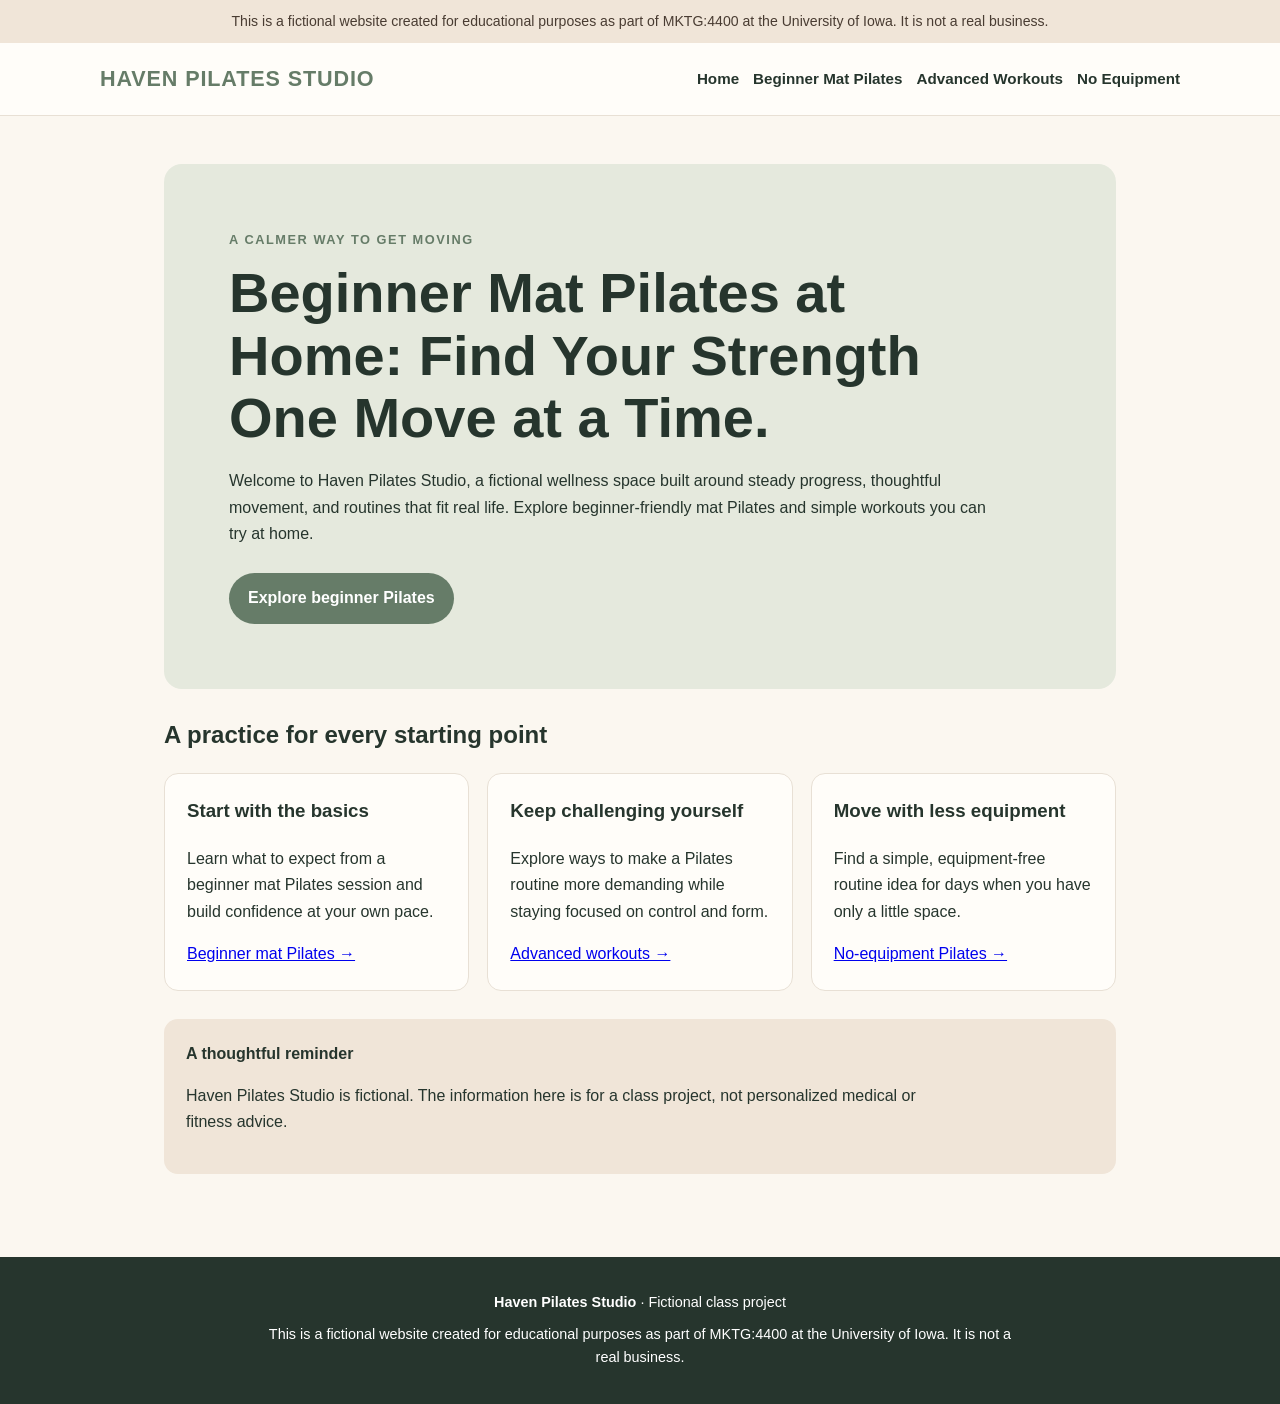
<file: index.html>
<!doctype html>
<html lang="en">
<head>
  <meta charset="utf-8">
  <meta name="viewport" content="width=device-width, initial-scale=1">
  <title>Haven Pilates Studio | Move With Intention</title>
  <meta name="description" content="Explore beginner mat Pilates at home, simple Pilates routines, and mindful movement tips at Haven Pilates Studio.">
  <link rel="stylesheet" href="styles.css">
</head>
<body>
  <div class="notice">This is a fictional website created for educational purposes as part of MKTG:4400 at the University of Iowa. It is not a real business.</div>
  <header><div class="header-inner">
    <a class="brand" href="index.html">HAVEN PILATES STUDIO</a>
    <nav aria-label="Main navigation"><a href="index.html">Home</a>
<a href="beginner.html">Beginner Mat Pilates</a>
<a href="advanced.html">Advanced Workouts</a>
<a href="no-equipment.html">No Equipment</a></nav>
  </div></header>
  <main>
    <section class="hero">
      <div class="eyebrow">A calmer way to get moving</div>
      <h1>Beginner Mat Pilates at Home: Find Your Strength One Move at a Time.</h1>
      <p>Welcome to Haven Pilates Studio, a fictional wellness space built around steady progress, thoughtful movement, and routines that fit real life. Explore beginner-friendly mat Pilates and simple workouts you can try at home.</p>
      <a class="button" href="beginner.html">Explore beginner Pilates</a>
    </section>
    <h2>A practice for every starting point</h2>
    <div class="cards"><article class="card"><h3>Start with the basics</h3><p>Learn what to expect from a beginner mat Pilates session and build confidence at your own pace.</p><a href="beginner.html">Beginner mat Pilates →</a></article>
<article class="card"><h3>Keep challenging yourself</h3><p>Explore ways to make a Pilates routine more demanding while staying focused on control and form.</p><a href="advanced.html">Advanced workouts →</a></article>
<article class="card"><h3>Move with less equipment</h3><p>Find a simple, equipment-free routine idea for days when you have only a little space.</p><a href="no-equipment.html">No-equipment Pilates →</a></article>
</div>
    <aside class="callout"><strong>A thoughtful reminder</strong><p>Haven Pilates Studio is fictional. The information here is for a class project, not personalized medical or fitness advice.</p></aside>
  </main>
  <footer>
    <p><strong>Haven Pilates Studio</strong> · Fictional class project</p>
    <p>This is a fictional website created for educational purposes as part of MKTG:4400 at the University of Iowa. It is not a real business.</p>
  </footer>
</body>
</html>
</file>
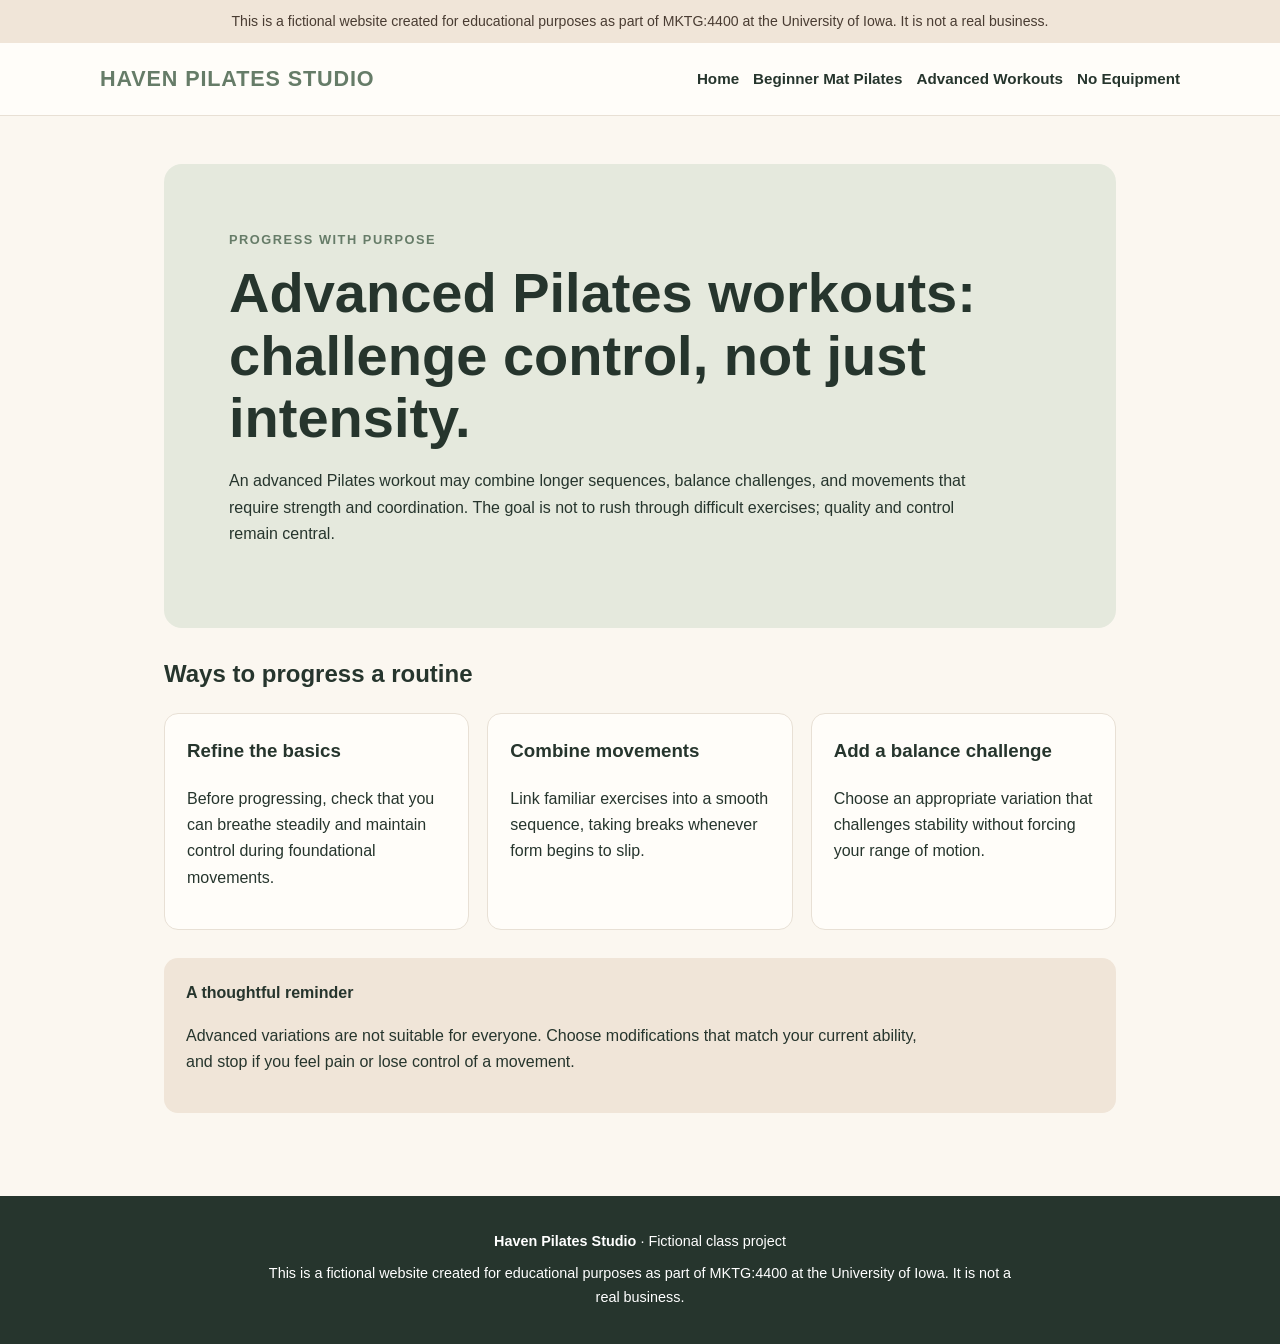
<file: advanced.html>
<!doctype html>
<html lang="en">
<head>
  <meta charset="utf-8">
  <meta name="viewport" content="width=device-width, initial-scale=1">
  <title>Advanced Pilates Workouts | Haven Pilates Studio</title>
  <meta name="description" content="Ideas for progressing an advanced Pilates workout through control, balance, sequencing, and mindful modifications.">
  <link rel="stylesheet" href="styles.css">
</head>
<body>
  <div class="notice">This is a fictional website created for educational purposes as part of MKTG:4400 at the University of Iowa. It is not a real business.</div>
  <header><div class="header-inner">
    <a class="brand" href="index.html">HAVEN PILATES STUDIO</a>
    <nav aria-label="Main navigation"><a href="index.html">Home</a>
<a href="beginner.html">Beginner Mat Pilates</a>
<a href="advanced.html">Advanced Workouts</a>
<a href="no-equipment.html">No Equipment</a></nav>
  </div></header>
  <main>
    <section class="hero">
      <div class="eyebrow">Progress with purpose</div>
      <h1>Advanced Pilates workouts: challenge control, not just intensity.</h1>
      <p>An advanced Pilates workout may combine longer sequences, balance challenges, and movements that require strength and coordination. The goal is not to rush through difficult exercises; quality and control remain central.</p>
      
    </section>
    <h2>Ways to progress a routine</h2>
    <div class="cards"><article class="card"><h3>Refine the basics</h3><p>Before progressing, check that you can breathe steadily and maintain control during foundational movements.</p></article>
<article class="card"><h3>Combine movements</h3><p>Link familiar exercises into a smooth sequence, taking breaks whenever form begins to slip.</p></article>
<article class="card"><h3>Add a balance challenge</h3><p>Choose an appropriate variation that challenges stability without forcing your range of motion.</p></article>
</div>
    <aside class="callout"><strong>A thoughtful reminder</strong><p>Advanced variations are not suitable for everyone. Choose modifications that match your current ability, and stop if you feel pain or lose control of a movement.</p></aside>
  </main>
  <footer>
    <p><strong>Haven Pilates Studio</strong> · Fictional class project</p>
    <p>This is a fictional website created for educational purposes as part of MKTG:4400 at the University of Iowa. It is not a real business.</p>
  </footer>
</body>
</html>
</file>
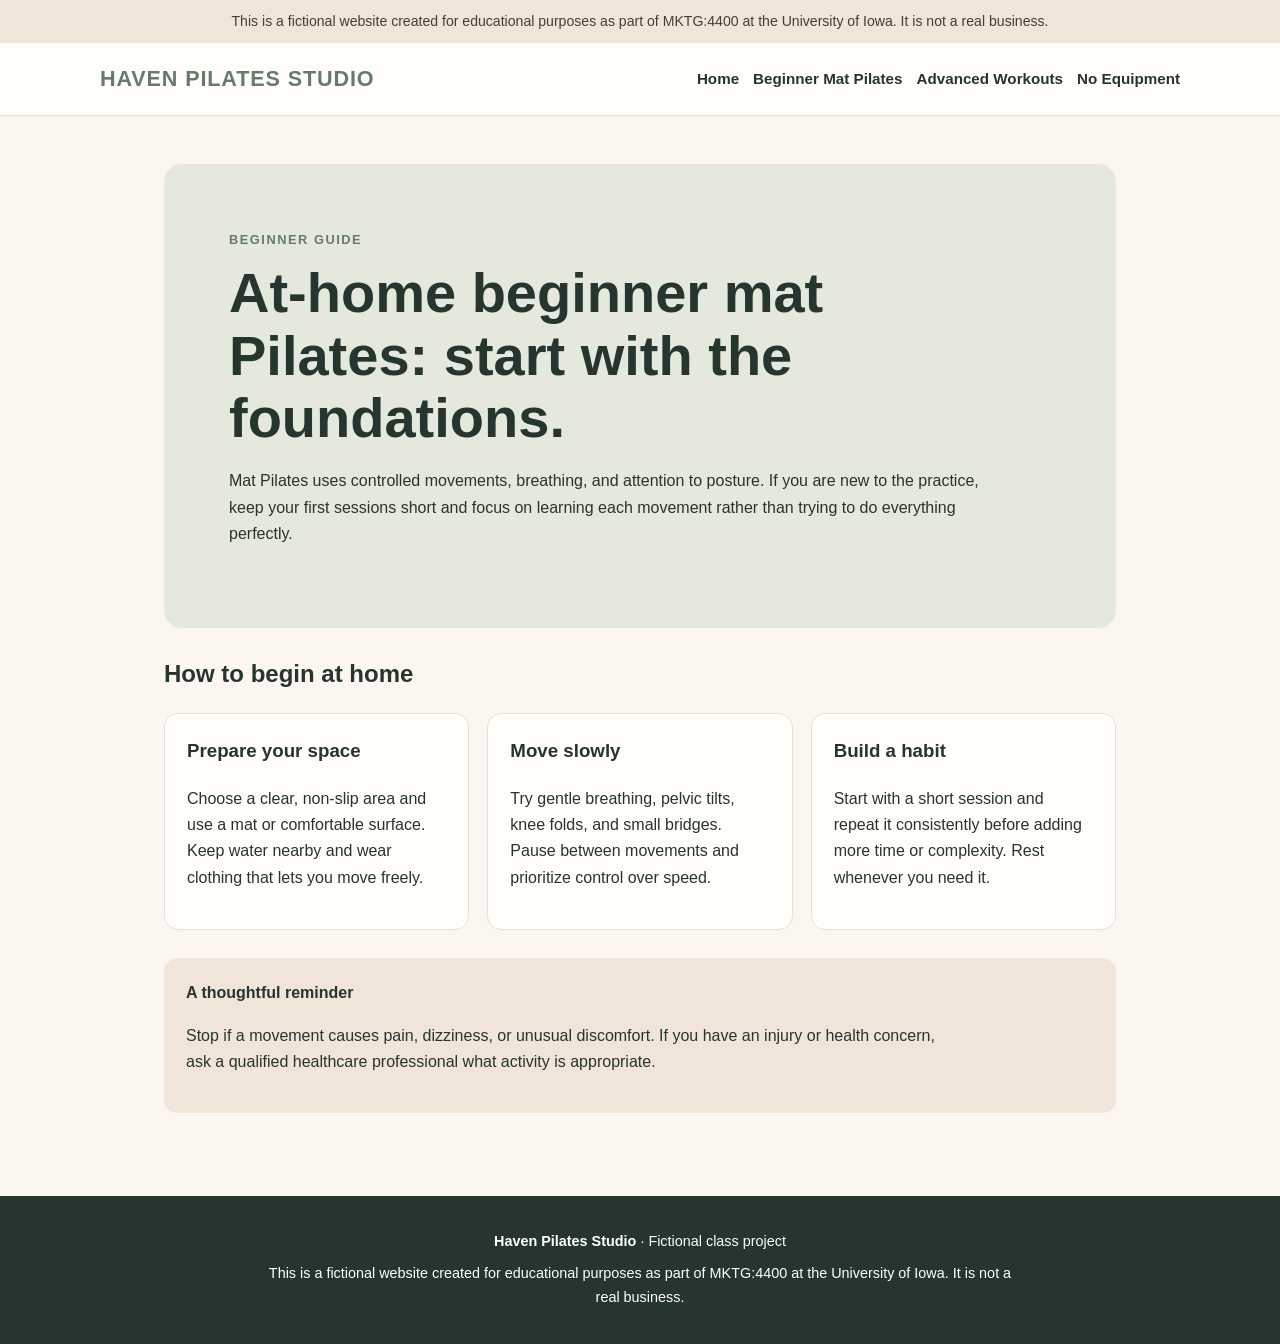
<file: beginner.html>
<!doctype html>
<html lang="en">
<head>
  <meta charset="utf-8">
  <meta name="viewport" content="width=device-width, initial-scale=1">
  <title>Beginner Mat Pilates at Home: Simple Steps to Get Started</title>
  <meta name="description" content="A beginner-friendly introduction to at-home mat Pilates, including setup tips and a gentle sample sequence.">
  <link rel="stylesheet" href="styles.css">
</head>
<body>
  <div class="notice">This is a fictional website created for educational purposes as part of MKTG:4400 at the University of Iowa. It is not a real business.</div>
  <header><div class="header-inner">
    <a class="brand" href="index.html">HAVEN PILATES STUDIO</a>
    <nav aria-label="Main navigation"><a href="index.html">Home</a>
<a href="beginner.html">Beginner Mat Pilates</a>
<a href="advanced.html">Advanced Workouts</a>
<a href="no-equipment.html">No Equipment</a></nav>
  </div></header>
  <main>
    <section class="hero">
      <div class="eyebrow">Beginner guide</div>
      <h1>At-home beginner mat Pilates: start with the foundations.</h1>
      <p>Mat Pilates uses controlled movements, breathing, and attention to posture. If you are new to the practice, keep your first sessions short and focus on learning each movement rather than trying to do everything perfectly.</p>
      
    </section>
    <h2>How to begin at home</h2>
    <div class="cards"><article class="card"><h3>Prepare your space</h3><p>Choose a clear, non-slip area and use a mat or comfortable surface. Keep water nearby and wear clothing that lets you move freely.</p></article>
<article class="card"><h3>Move slowly</h3><p>Try gentle breathing, pelvic tilts, knee folds, and small bridges. Pause between movements and prioritize control over speed.</p></article>
<article class="card"><h3>Build a habit</h3><p>Start with a short session and repeat it consistently before adding more time or complexity. Rest whenever you need it.</p></article>
</div>
    <aside class="callout"><strong>A thoughtful reminder</strong><p>Stop if a movement causes pain, dizziness, or unusual discomfort. If you have an injury or health concern, ask a qualified healthcare professional what activity is appropriate.</p></aside>
  </main>
  <footer>
    <p><strong>Haven Pilates Studio</strong> · Fictional class project</p>
    <p>This is a fictional website created for educational purposes as part of MKTG:4400 at the University of Iowa. It is not a real business.</p>
  </footer>
</body>
</html>
</file>
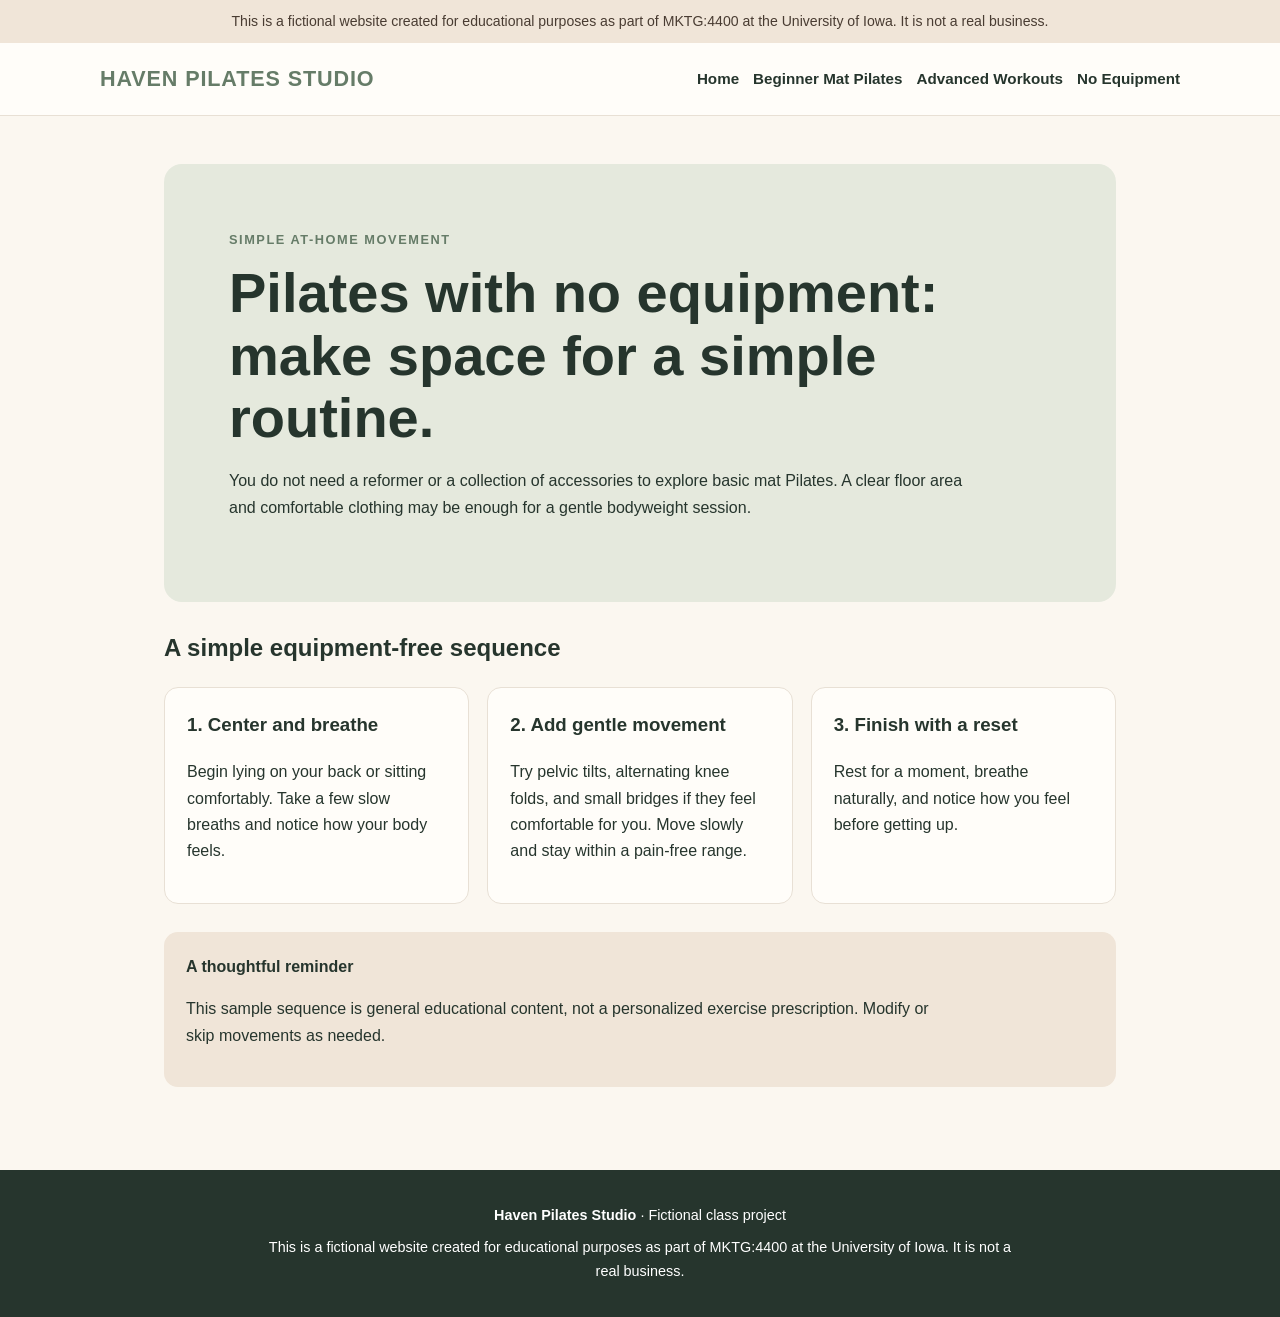
<file: no-equipment.html>
<!doctype html>
<html lang="en">
<head>
  <meta charset="utf-8">
  <meta name="viewport" content="width=device-width, initial-scale=1">
  <title>Pilates No Equipment | Haven Pilates Studio</title>
  <meta name="description" content="Explore a simple no-equipment Pilates routine using bodyweight movements and a clear floor space.">
  <link rel="stylesheet" href="styles.css">
</head>
<body>
  <div class="notice">This is a fictional website created for educational purposes as part of MKTG:4400 at the University of Iowa. It is not a real business.</div>
  <header><div class="header-inner">
    <a class="brand" href="index.html">HAVEN PILATES STUDIO</a>
    <nav aria-label="Main navigation"><a href="index.html">Home</a>
<a href="beginner.html">Beginner Mat Pilates</a>
<a href="advanced.html">Advanced Workouts</a>
<a href="no-equipment.html">No Equipment</a></nav>
  </div></header>
  <main>
    <section class="hero">
      <div class="eyebrow">Simple at-home movement</div>
      <h1>Pilates with no equipment: make space for a simple routine.</h1>
      <p>You do not need a reformer or a collection of accessories to explore basic mat Pilates. A clear floor area and comfortable clothing may be enough for a gentle bodyweight session.</p>
      
    </section>
    <h2>A simple equipment-free sequence</h2>
    <div class="cards"><article class="card"><h3>1. Center and breathe</h3><p>Begin lying on your back or sitting comfortably. Take a few slow breaths and notice how your body feels.</p></article>
<article class="card"><h3>2. Add gentle movement</h3><p>Try pelvic tilts, alternating knee folds, and small bridges if they feel comfortable for you. Move slowly and stay within a pain-free range.</p></article>
<article class="card"><h3>3. Finish with a reset</h3><p>Rest for a moment, breathe naturally, and notice how you feel before getting up.</p></article>
</div>
    <aside class="callout"><strong>A thoughtful reminder</strong><p>This sample sequence is general educational content, not a personalized exercise prescription. Modify or skip movements as needed.</p></aside>
  </main>
  <footer>
    <p><strong>Haven Pilates Studio</strong> · Fictional class project</p>
    <p>This is a fictional website created for educational purposes as part of MKTG:4400 at the University of Iowa. It is not a real business.</p>
  </footer>
</body>
</html>
</file>
<file: styles.css>
:root { --cream: #fbf7f0; --sage: #667c68; --dark: #26352d; --clay: #c98065; --white: #fffdf9; --muted: #59645b; }
* { box-sizing: border-box; }
body { margin: 0; font-family: Arial, Helvetica, sans-serif; background: var(--cream); color: var(--dark); line-height: 1.65; }
.notice { background: #f0e5d8; color: #493c32; padding: 10px 5%; font-size: .88rem; text-align: center; }
header { background: var(--white); border-bottom: 1px solid #e8e0d5; padding: 18px 5%; }
.header-inner { max-width: 1080px; margin: auto; display: flex; justify-content: space-between; align-items: center; gap: 18px; flex-wrap: wrap; }
.brand { color: var(--sage); font-size: 1.35rem; font-weight: 800; letter-spacing: .04em; text-decoration: none; }
nav { display: flex; flex-wrap: wrap; gap: 14px; }
nav a { color: var(--dark); text-decoration: none; font-weight: 700; font-size: .95rem; }
nav a:hover, nav a:focus { color: var(--clay); text-decoration: underline; }
main { max-width: 1080px; margin: auto; padding: 38px 5% 55px; }
.hero { background: #e5e9dd; border-radius: 18px; padding: clamp(28px, 6vw, 65px); margin: 10px 0 32px; }
.eyebrow { color: var(--sage); text-transform: uppercase; font-weight: 800; letter-spacing: .12em; font-size: .8rem; }
h1 { font-size: clamp(2rem, 5vw, 3.5rem); line-height: 1.12; margin: 12px 0 18px; max-width: 780px; }
h2 { line-height: 1.2; margin-top: 32px; }
p { max-width: 760px; }
.button { display: inline-block; background: var(--sage); color: white; text-decoration: none; padding: 12px 19px; border-radius: 999px; margin-top: 10px; font-weight: 700; }
.button:hover, .button:focus { background: var(--dark); }
.cards { display: grid; grid-template-columns: repeat(3, minmax(0, 1fr)); gap: 18px; margin: 24px 0; }
.card { background: var(--white); border: 1px solid #e8e0d5; padding: 22px; border-radius: 14px; }
.card h3 { margin-top: 0; }
.callout { background: #f0e5d8; padding: 22px; border-radius: 14px; margin: 28px 0; }
footer { background: var(--dark); color: white; padding: 26px 5%; text-align: center; font-size: .9rem; }
footer p { margin: 8px auto; }
ul, ol { padding-left: 1.3rem; }
@media (max-width: 720px) { .cards { grid-template-columns: 1fr; } .header-inner { align-items: flex-start; } nav { gap: 10px 14px;nav a {
  padding: 6px 0;
  font-size: 1rem;
} } main { padding-top: 22px; } }
</file>
